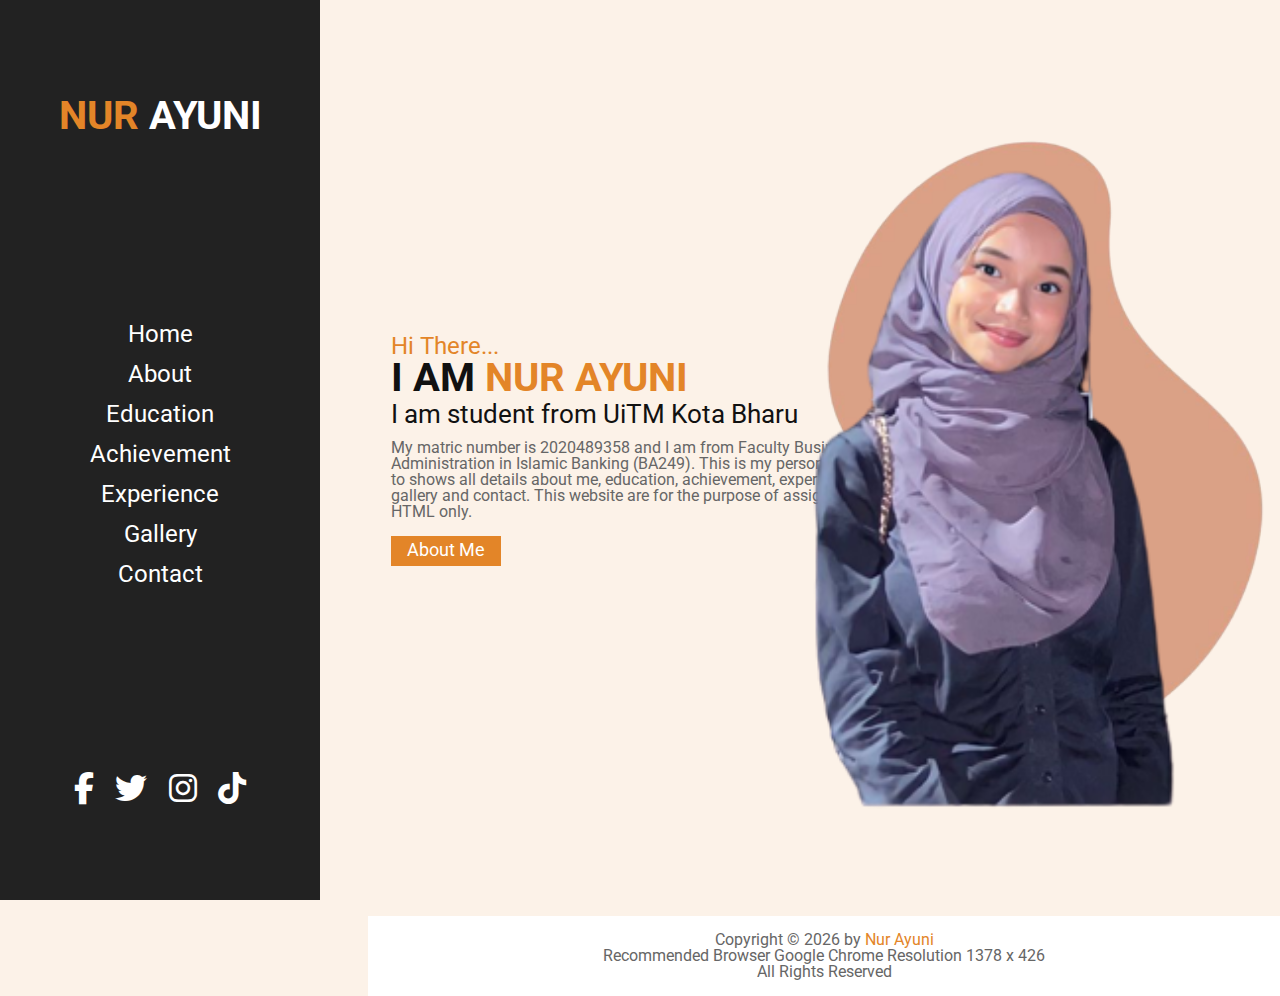
<file: index.html>
<!DOCTYPE html>
<html lang="en">
<head>
    <meta charset="UTF-8">
    <meta http-equiv="X-UA-Compatible" content="IE=edge">
    <meta name="viewport" content="width=device-width, initial-scale=1.0">
    <title>My Personal Website</title>

    <link rel="stylesheet" href="https://cdnjs.cloudflare.com/ajax/libs/font-awesome/6.1.1/css/all.min.css">

    <link rel="stylesheet" href="style.css">
</head>

<body>






<header>

    <a  href="https://drive.google.com/file/d/149gLuiIC_HvvHIKooRwuIJt04mMFzwZi/view?usp=sharing" target="_blank" class="logo"> <span>nur</span> ayuni </a>

    <nav class="navbar">
        
        <a href="index.html">Home</a>
        <a href="about.html">About</a>
        <a href="education.html">Education</a>
        <a href="achievement.html">Achievement</a>
        <a href="experience.html">Experience</a>
        <a href="gallery.html">Gallery</a>
        <a href="contact.html">Contact</a>
        
    </nav>

    <div class="follow">
        <a href="https://www.facebook.com/yuni.anis.94" target="_blank" class="fab fa-facebook-f"></a>
        <a href="https://twitter.com/_chocoyun" target="_blank" class="fab fa-twitter"></a>
        <a href="https://www.instagram.com/hy.dro.yun/" target="_blank" class="fab fa-instagram"></a>
        <a href="http://www.tiktok.com/@yuniesenpai" target="_blank" class="fab fa-tiktok"></a>
    </div>




</header>


<section class="home" id="home">

    <div class="content">
        <span class="hi"> Hi There... </span>
        <h3> i am <span>nur ayuni</span> </h3>
        <p class="info"> I am student from UiTM Kota Bharu</p>
        <p class="text"> My matric number is 2020489358 and I am from Faculty Business <br> Administration in Islamic Banking (BA249). This is my personal website <br> to shows all details about me,  education, achievement, experience, <br> gallery and contact. This website are for the purpose of assignment on <br> HTML only.</p>
        <a href="about.html" class="btn"> About Me</a>
    </div>

    <div class="image">
        <img src="Image/shape.png" class="shape">
        <img src="Image/girl.png" class="girl"> 
    </div>
</section>

<footer class="footer"> Copyright &copy; <script>document.write(new Date().getFullYear())</script> by <span>Nur Ayuni</span> <br>Recommended Browser Google Chrome Resolution 1378 x 426<br>All Rights Reserved</p> </footer>

</body>
</html>
</file>
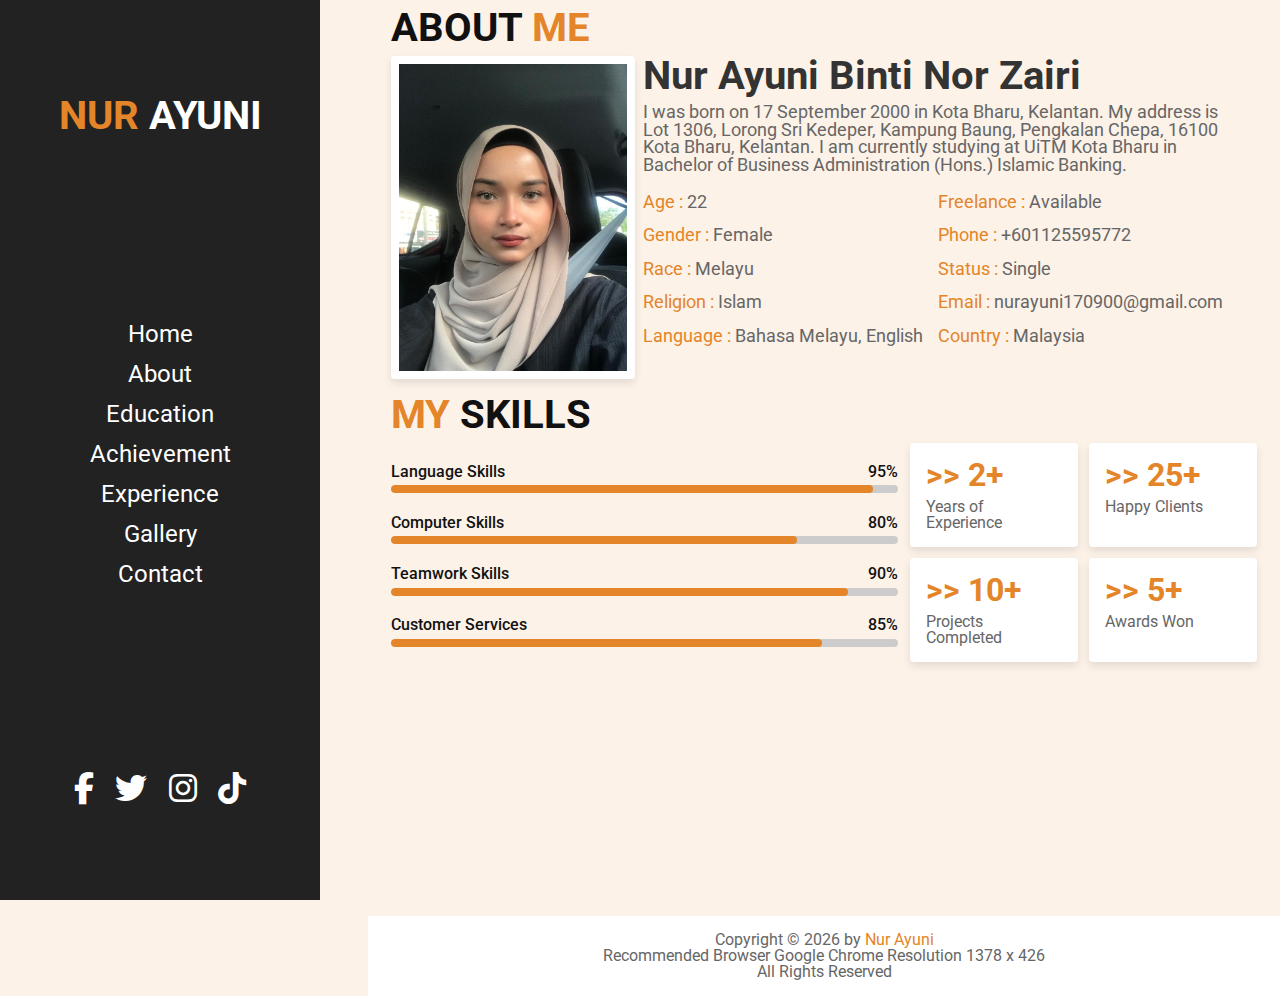
<file: about.html>
<!DOCTYPE html>
<html lang="en">
<head>
    <meta charset="UTF-8">
    <meta http-equiv="X-UA-Compatible" content="IE=edge">
    <meta name="viewport" content="width=device-width, initial-scale=1.0">
    <title>My Personal Website</title>

    <link rel="stylesheet" href="https://cdnjs.cloudflare.com/ajax/libs/font-awesome/6.1.1/css/all.min.css">

    <link rel="stylesheet" href="style.css">
</head>

<body>




<header>

    <a  href="https://drive.google.com/file/d/149gLuiIC_HvvHIKooRwuIJt04mMFzwZi/view?usp=sharing" target="_blank" class="logo"> <span>nur</span> ayuni </a>


<nav class="navbar">

    <a href="index.html">Home</a>
    <a href="about.html">About</a>
    <a href="education.html">Education</a>
    <a href="achievement.html">Achievement</a>
    <a href="experience.html">Experience</a>
    <a href="gallery.html">Gallery</a>
    <a href="contact.html">Contact</a>

</nav>

    <div class="follow">
        <a href="https://www.facebook.com/yuni.anis.94" target="_blank" class="fab fa-facebook-f"></a>
        <a href="https://twitter.com/_chocoyun" target="_blank" class="fab fa-twitter"></a>
        <a href="https://www.instagram.com/hy.dro.yun/" target="_blank" class="fab fa-instagram"></a>
        <a href="http://www.tiktok.com/@yuniesenpai" target="_blank" class="fab fa-tiktok"></a>
    </div>




</header>


<section class="about" id="about">
    <h1 class="heading"> ABOUT <span>ME</span></h1>

    <div class="row-1">
        <div class="image">
            <img src="Image/Images2.jpeg" alt="">
        </div>

        <div class="content">
            <h3> Nur Ayuni Binti Nor Zairi</h3>
            <p>I was born on 17 September 2000 in Kota Bharu, Kelantan. My address is Lot 1306, Lorong Sri Kedeper, Kampung Baung, Pengkalan Chepa, 16100 Kota Bharu, Kelantan. I am currently studying at UiTM Kota Bharu in Bachelor of Business Administration (Hons.) Islamic Banking. </p>

            <div class="box-container">
                <div class="box">
                    <p> <span> Age : </span> 22 </p>
                    <p> <span> Gender : </span> Female</p>
                    <p> <span> Race : </span> Melayu</p>
                    <p> <span> Religion : </span> Islam</p>
                    <p> <span> Language : </span> Bahasa Melayu, English </p>
                </div>
            
            
                <div class="box">
                    <p> <span> Freelance : </span> Available </p>
                    <p> <span> Phone : </span> +601125595772</p>
                    <p> <span> Status : </span> Single</p>
                    <p> <span> Email : </span> nurayuni170900@gmail.com </p>
                    <p> <span> Country : </span> Malaysia</p>
                </div>
            </div>
        </div>
    </div>    

    <h1 class="heading"> <span> my </span> skills </h1>

    <div class="row-2">

        <div class="skills">
            <div class="progress">
                <h3> Language Skills <span> 95% </span> </h3>
                <div class="bar"> <span></span> </div>
            </div>
            <div class="progress">
                <h3> Computer Skills <span> 80% </span> </h3>
                <div class="bar"> <span></span> </div>
            </div>
            <div class="progress">
                <h3> Teamwork Skills <span> 90% </span> </h3>
                <div class="bar"> <span></span> </div>
            </div>
            <div class="progress">
                <h3> Customer Services <span> 85% </span> </h3>
                <div class="bar"> <span></span> </div>
            </div>
        </div>
    
        <div class="box-container">
    
            <div class="box">
                <h3> >> 2+ </h3>
                <p>Years of Experience</p>
            </div>
            <div class="box">
                <h3> >> 25+ </h3>
                <p>Happy Clients</p>
            </div>
            <div class="box">
                <h3> >> 10+ </h3>
                <p>Projects Completed</p>
            </div>
            <div class="box">
                <h3> >> 5+ </h3>
                <p>Awards Won</p>
            </div>
    
        </div>
    
    </div>
</section>

<footer class="footer"> Copyright &copy; <script>document.write(new Date().getFullYear())</script> by <span>Nur Ayuni</span> <br>Recommended Browser Google Chrome Resolution 1378 x 426<br>All Rights Reserved</p> </footer>

</body>
</html>
</file>
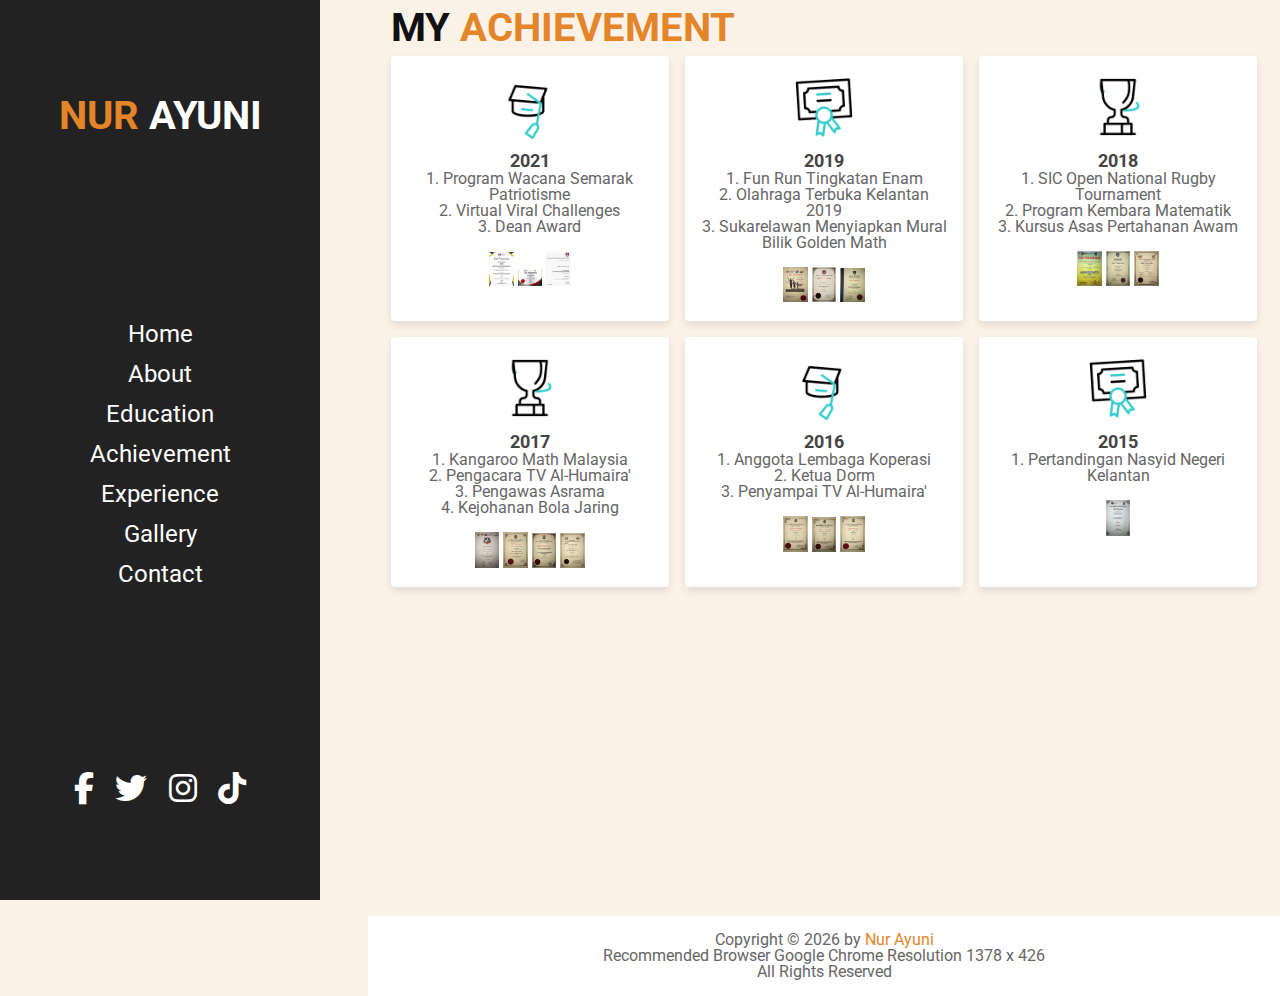
<file: achievement.html>
<!DOCTYPE html>
<html lang="en">
<head>
    <meta charset="UTF-8">
    <meta http-equiv="X-UA-Compatible" content="IE=edge">
    <meta name="viewport" content="width=device-width, initial-scale=1.0">
    <title>My Personal Website</title>

    <link rel="stylesheet" href="https://cdnjs.cloudflare.com/ajax/libs/font-awesome/6.1.1/css/all.min.css">

    <link rel="stylesheet" href="style.css">
</head>

<body>




<header>

    <a  href="https://drive.google.com/file/d/149gLuiIC_HvvHIKooRwuIJt04mMFzwZi/view?usp=sharing" target="_blank" class="logo"> <span>nur</span> ayuni </a>

<nav class="navbar">
    
        <a href="index.html">Home</a>
        <a href="about.html">About</a>
        <a href="education.html">Education</a>
        <a href="achievement.html">Achievement</a>
        <a href="experience.html">Experience</a>
        <a href="gallery.html">Gallery</a>
        <a href="contact.html">Contact</a>
    
</nav>

    <div class="follow">
        <a href="https://www.facebook.com/yuni.anis.94" target="_blank" class="fab fa-facebook-f"></a>
        <a href="https://twitter.com/_chocoyun" target="_blank" class="fab fa-twitter"></a>
        <a href="https://www.instagram.com/hy.dro.yun/" target="_blank" class="fab fa-instagram"></a>
        <a href="http://www.tiktok.com/@yuniesenpai" target="_blank" class="fab fa-tiktok"></a>
    </div>




</header>


<section class="achievement" id="achievement">
    <h1 class="heading"> MY <span>ACHIEVEMENT</span></h1>

    <div class="box-container">

            <div class="box">
                <img src="Image/curriculum.gif" width="70px">
                <h3>2021</h3>
                <ol>
                    <li>Program Wacana Semarak Patriotisme</li>
                    <li>Virtual Viral Challenges</li>
                    <li>Dean Award</li>
                </ol>
                <br>
                <a href="Image/wacana.jpeg">
                    <img src="Image/wacana.jpeg" width="10%" title="Program Wacana Semarak Patriotisme">
                </a>    
                <a href="Image/virtual.jpeg">
                    <img src="Image/virtual.jpeg" width="10%" title="Virtual Viral Challenges">
                </a> 
                <a href="Image/dean.jpeg">
                    <img src="Image/dean.jpeg" width="10%" title="Dean Award">
                </a> 
            </div>
            

            
            <div class="box">
                <img src="Image/award.gif" width="70px">
                <h3>2019</h3>
                <ol>
                    <li>Fun Run Tingkatan Enam</li>
                    <li>Olahraga Terbuka Kelantan 2019</li>
                    <li>Sukarelawan Menyiapkan Mural Bilik Golden Math</li>
                </ol>
                <br>
                <a href="Image/funrun.jpeg">
                    <img src="Image/funrun.jpeg" width="10%" title="Fun Run Tingkatan Enam">
                </a> 
                <a href="Image/olahraga.jpeg">
                    <img src="Image/olahraga.jpeg" width="10%" title="Olahraga Terbuka Kelantan 2019">
                </a> 
                <a href="Image/mural.jpeg">
                    <img src="Image/mural.jpeg" width="10%" title="Sukarelawan Menyiapkan Mural Bilik Golden Math">
                </a> 
            </div>
        

        
            <div class="box">
                <img src="Image/achievement.gif" width="70px">
                <h3>2018</h3>
                <ol>
                    <li>SIC Open National Rugby Tournament</li>
                    <li>Program Kembara Matematik</li>
                    <li>Kursus Asas Pertahanan Awam</li>
                </ol>
                <br>
                <a href="Image/rugby.jpeg">
                    <img src="Image/rugby.jpeg" width="10%" title="SIC Open National Rugby Tournament">
                </a>
                <a href="Image/programmath.jpeg">
                    <img src="Image/programmath.jpeg" width="10%" title="Program Kembara Matematik">
                </a>  
                <a href="Image/apm.jpeg">
                    <img src="Image/apm.jpeg" width="10%" title="Kursus Asas Pertahanan Awam">
                </a> 
            </div>
            
        
                <div class="box">
                <img src="Image/achievement.gif" width="70px">
                <h3>2017</h3>
                <ol>
                    <li>Kangaroo Math Malaysia</li>
                    <li>Pengacara TV Al-Humaira'</li>
                    <li>Pengawas Asrama</li>
                    <li>Kejohanan Bola Jaring</li>
                </ol>
                <br>
                <a href="Image/math.jpeg">
                    <img src="Image/math.jpeg" width="10%" title="Kangaroo Math Malaysia">
                </a> 
                <a href="Image/tv2017.jpeg">
                    <img src="Image/tv2017.jpeg" width="10%" title="Pengacara TV Al-Humaira">
                </a> 
                <a href="Image/asrama.jpeg">
                    <img src="Image/asrama.jpeg" width="10%" title="Pengawas Asrama">
                </a> 
                <a href="Image/bolajaring.jpeg">
                    <img src="Image/bolajaring.jpeg" width="10%" title="Kejohanan Bola Jaring">
                </a> 
            </div>
        
            
            
            <div class="box">
                <img src="Image/curriculum.gif" width="70px">
                <h3>2016</h3>
                <ol>
                    <li>Anggota Lembaga Koperasi</li>
                    <li>Ketua Dorm</li>
                    <li>Penyampai TV Al-Humaira'</li>
                </ol>
                <br>
                <a href="Image/koperasi.jpeg">
                    <img src="Image/koperasi.jpeg" width="10%" title="Anggota Lembaga Koperasi">
                </a> 
                <a href="Image/dorm.jpeg">
                    <img src="Image/dorm.jpeg" width="10%" title="Ketua Dorm">
                </a> 
                <a href="Image/tv2016.jpeg">
                    <img src="Image/tv2016.jpeg" width="10%" title="Penyampai TV Al-Humaira">
                </a> 
            </div>
            
            
        
            <div class="box">
                <img src="Image/award.gif" width="70px">
                <h3>2015</h3>
                <ol>
                    <li>Pertandingan Nasyid Negeri Kelantan</li>
                </ol>
                <br>
                <a href="Image/nasyid.jpeg">
                    <img src="Image/nasyid.jpeg" width="10%" title="Pertandingan Nasyid Negeri Kelantan">
                </a> 
            </div>
            
        
    </div>
        
    
</section>

<footer class="footer"> Copyright &copy; <script>document.write(new Date().getFullYear())</script> by <span>Nur Ayuni</span> <br>Recommended Browser Google Chrome Resolution 1378 x 426<br>All Rights Reserved</p> </footer>

</body>
</html>
</file>
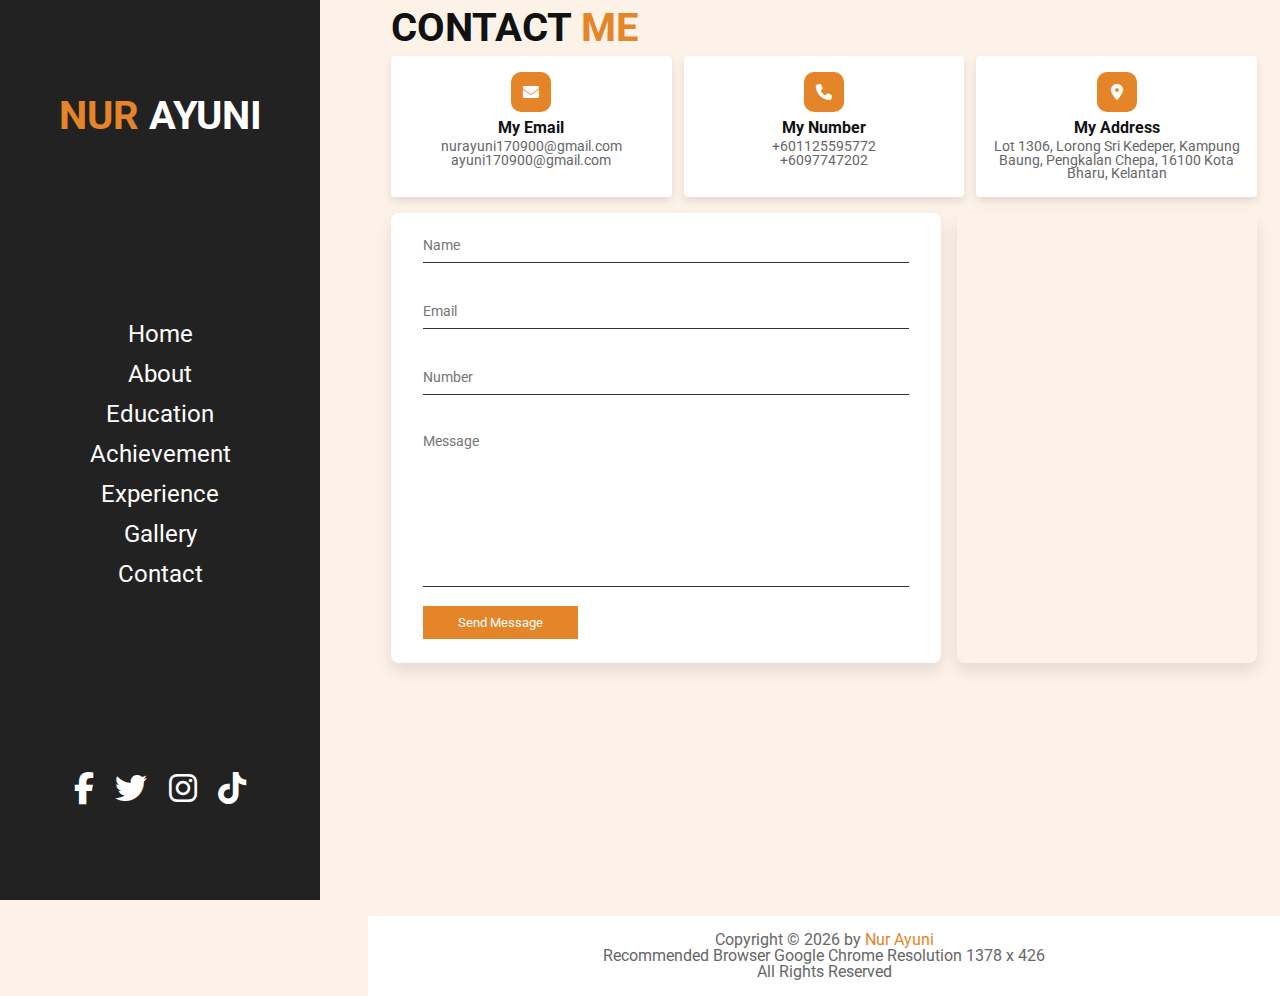
<file: contact.html>
<!DOCTYPE html>
<html lang="en">
<head>
    <meta charset="UTF-8">
    <meta http-equiv="X-UA-Compatible" content="IE=edge">
    <meta name="viewport" content="width=device-width, initial-scale=1.0">
    <title>My Personal Website</title>

    <link rel="stylesheet" href="https://cdnjs.cloudflare.com/ajax/libs/font-awesome/6.1.1/css/all.min.css">

    <link rel="stylesheet" href="style.css">
</head>

<body>




<header>

    <a  href="https://drive.google.com/file/d/149gLuiIC_HvvHIKooRwuIJt04mMFzwZi/view?usp=sharing" target="_blank" class="logo"> <span>nur</span> ayuni </a>

<nav class="navbar">

    <a href="index.html">Home</a>
    <a href="about.html">About</a>
    <a href="education.html">Education</a>
    <a href="achievement.html">Achievement</a>
    <a href="experience.html">Experience</a>
    <a href="gallery.html">Gallery</a>
    <a href="contact.html">Contact</a>

</nav>

    <div class="follow">
        <a href="https://www.facebook.com/yuni.anis.94" target="_blank" class="fab fa-facebook-f"></a>
        <a href="https://twitter.com/_chocoyun" target="_blank" class="fab fa-twitter"></a>
        <a href="https://www.instagram.com/hy.dro.yun/" target="_blank" class="fab fa-instagram"></a>
        <a href="http://www.tiktok.com/@yuniesenpai" target="_blank" class="fab fa-tiktok"></a>
    </div>




</header>


<section class="contact" id="contact">

    <h1 class="heading"> contact <span> me </span> </h1>

    <div class="icons-container">

        <div class="icons">
            <i class="fas fa-envelope"></i>
            <h3>My Email</h3>
            <p>nurayuni170900@gmail.com</p>
            <p>ayuni170900@gmail.com</p>
        </div>

        <div class="icons">
            <i class="fas fa-phone"></i>
            <h3>My Number</h3>
            <p>+601125595772</p>
            <p>+6097747202</p>
        </div>

        <div class="icons">
            <i class="fas fa-map-marker-alt"></i>
            <h3>My Address</h3>
            <p>Lot 1306, Lorong Sri Kedeper, Kampung Baung, Pengkalan Chepa, 16100 Kota Bharu, Kelantan</p>
        </div>

    </div>

    <div class="row">

        <form action="">

            <input type="text" placeholder="Name" class="box">
            <input type="email" placeholder="Email" class="box">
            <input type="number" placeholder="Number" class="box">

            <textarea name="" placeholder="message" id="" cols="30" rows="10"></textarea>

            <input type="submit" class="btn" value="Send Message">

        </form>

        <iframe src="https://www.google.com/maps/embed?pb=!1m18!1m12!1m3!1d63470.7774741203!2d102.23286980285151!3d6.140966251891995!2m3!1f0!2f0!3f0!3m2!1i1024!2i768!4f13.1!3m3!1m2!1s0x31b6b1cda3062c55%3A0x43278e38d32504fa!2sPanji%2C%20Kelantan!5e0!3m2!1sen!2smy!4v1657294563712!5m2!1sen!2smy" width="600" height="450" style="border:0;" allowfullscreen="" loading="lazy" referrerpolicy="no-referrer-when-downgrade"></iframe>

    </div>

</section>

<footer class="footer"> Copyright &copy; <script>document.write(new Date().getFullYear())</script> by <span>Nur Ayuni</span> <br>Recommended Browser Google Chrome Resolution 1378 x 426<br>All Rights Reserved</p> </footer>

</body>
</html>
</file>
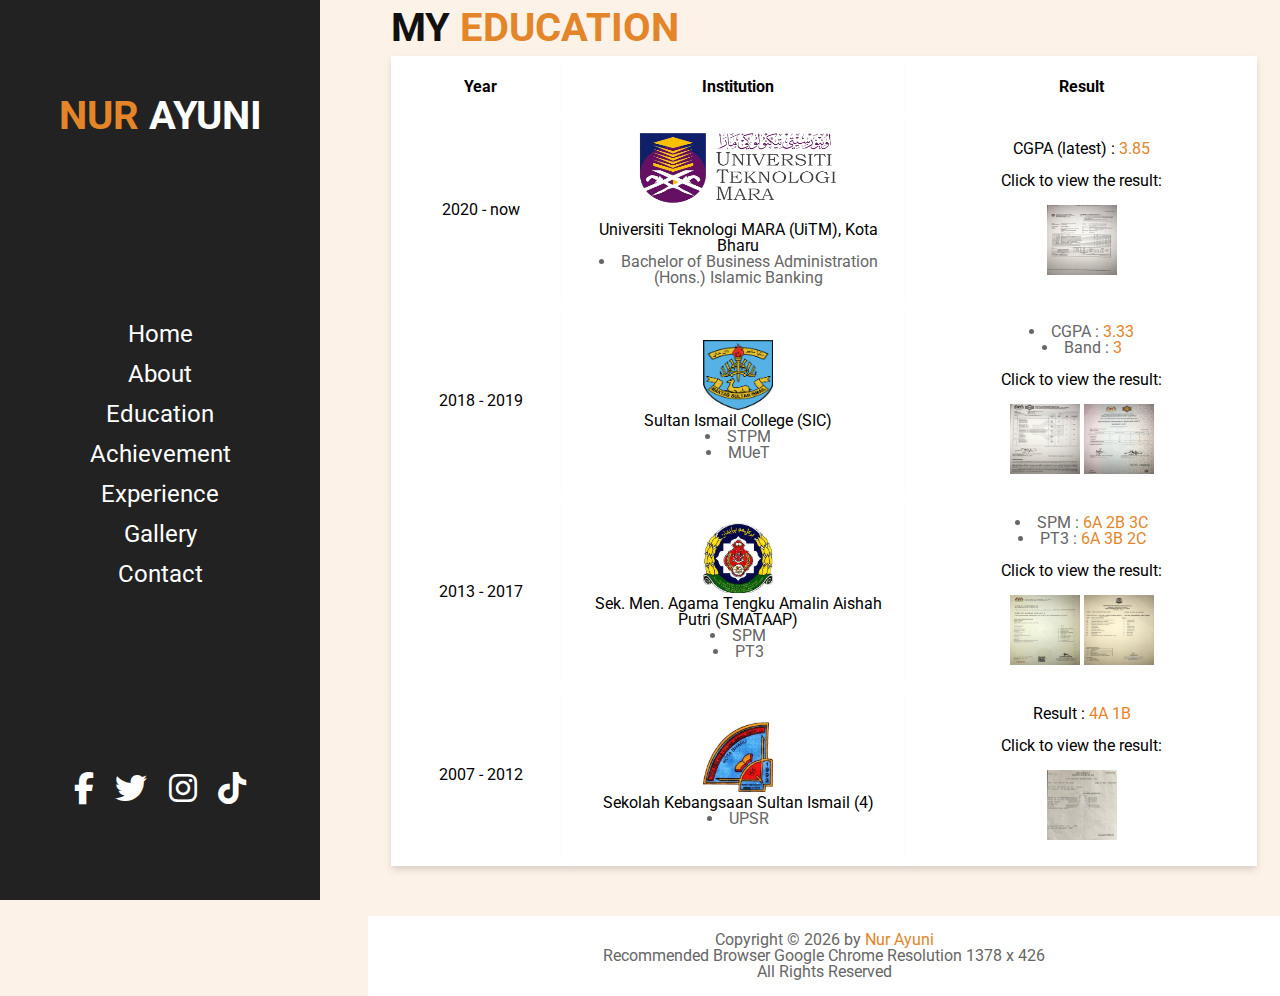
<file: education.html>
<!DOCTYPE html>
<html lang="en">
<head>
    <meta charset="UTF-8">
    <meta http-equiv="X-UA-Compatible" content="IE=edge">
    <meta name="viewport" content="width=device-width, initial-scale=1.0">
    <title>My Personal Website</title>

    <link rel="stylesheet" href="https://cdnjs.cloudflare.com/ajax/libs/font-awesome/6.1.1/css/all.min.css">

    <link rel="stylesheet" href="style.css">
</head>

<body>




<header>

    <a  href="https://drive.google.com/file/d/149gLuiIC_HvvHIKooRwuIJt04mMFzwZi/view?usp=sharing" target="_blank" class="logo"> <span>nur</span> ayuni </a>

<nav class="navbar">
    
    <a href="index.html">Home</a>
    <a href="about.html">About</a>
    <a href="education.html">Education</a>
    <a href="achievement.html">Achievement</a>
    <a href="experience.html">Experience</a>
    <a href="gallery.html">Gallery</a>
    <a href="contact.html">Contact</a>
    
</nav>

    <div class="follow">
        <a href="https://www.facebook.com/yuni.anis.94" target="_blank" class="fab fa-facebook-f"></a>
        <a href="https://twitter.com/_chocoyun" target="_blank" class="fab fa-twitter"></a>
        <a href="https://www.instagram.com/hy.dro.yun/" target="_blank" class="fab fa-instagram"></a>
        <a href="http://www.tiktok.com/@yuniesenpai" target="_blank" class="fab fa-tiktok"></a>
    </div>




</header>


<section class="education" id="education">
    <h1 class="heading"> MY <span>EDUCATION</span></h1>


        <table style="width:100%">
            <TBody>
            <tr>
            <th style="width:20%"> Year</th>
            <th style="width: 40%">Institution</th>
            <th>Result</th>
            </tr>
            <tr>
            <td>2020 - now</td>
            <td> 
                <div class="uitm">
                <img src="Image/uitm.png">
                </div>
                <br>Universiti Teknologi MARA (UiTM), Kota Bharu
                <ul>
                    <li>Bachelor of Business Administration <br>(Hons.) Islamic Banking</li>
                </ul>
            </td>
            <td>CGPA (latest) : <span>3.85</span> 
                <p><br>Click to view the result:</p>
                <br>
                <a href="Image/degree.jpeg">
                    <img src="Image/degree.jpeg" width="10%" title="UiTM Result Slip">
                </a>
            </td>
            </tr>
            <tr>
            <td>2018 - 2019</td>
            <td> <img src="Image/sic.png">
                <br>Sultan Ismail College (SIC)
                <ul>
                    <li>STPM</li>
                    <li>MUeT</li>
                </ul>
            </td>
            <td>  
                <ul> 
                    <li>CGPA : <span>3.33</span> </li>
                    <li>Band : <span>3</span></li>
                </ul>
                <p><br>Click to view the result:</p>
                <br>
                <a href="Image/stpm.jpeg">
                    <img src="Image/stpm.jpeg" width="10%" title="STPM Result">
                </a>
                <a href="Image/muet.jpeg">
                    <img src="Image/muet.jpeg" width="10%" title="MUeT Result">
                </a>

            </td>
            </tr>
            <tr>
                <td>2013 - 2017</td>
                <td><img src="Image/smataap.jpg">
                    <br>Sek. Men. Agama Tengku Amalin Aishah Putri (SMATAAP)
                    <ul>
                        <li>SPM</li>
                        <li>PT3</li>
                    </ul>
                </td>
                <td>
                    <ul>
                        <li>SPM : <span>6A 2B 3C</span></li>
                        <li>PT3 : <span>6A 3B 2C</span></li>
                    </ul>
                    <p><br>Click to view the result:</p>
                    <br>
                    <a href="Image/spm.jpeg">
                        <img src="Image/spm.jpeg" width="10%" title="SPM Result">
                    </a>
                    <a href="Image/pt3.jpeg">
                        <img src="Image/pt3.jpeg" width="10%" title="PT3 Result">
                    </a>
                </td>
            </tr>
            <tr>
                <td>2007 - 2012</td>
                <td><img src="Image/sksi4.jpeg">
                    <br>Sekolah Kebangsaan Sultan Ismail (4) 
                    <ul>
                        <li>UPSR</li>
                    </ul>
                </td>
                <td>Result : <span>4A 1B</span>
                    <p><br>Click to view the result:</p>
                    <br>
                    <a href="Image/upsr.jpeg">
                        <img src="Image/upsr.jpeg" width="10%" title="UPSR Result">
                    </a>
                </td>
            </tr>
        </TBody>
        </table>
    
</section>

<footer class="footer"> Copyright &copy; <script>document.write(new Date().getFullYear())</script> by <span>Nur Ayuni</span> <br>Recommended Browser Google Chrome Resolution 1378 x 426<br>All Rights Reserved</p> </footer>

</body>
</html>
</file>
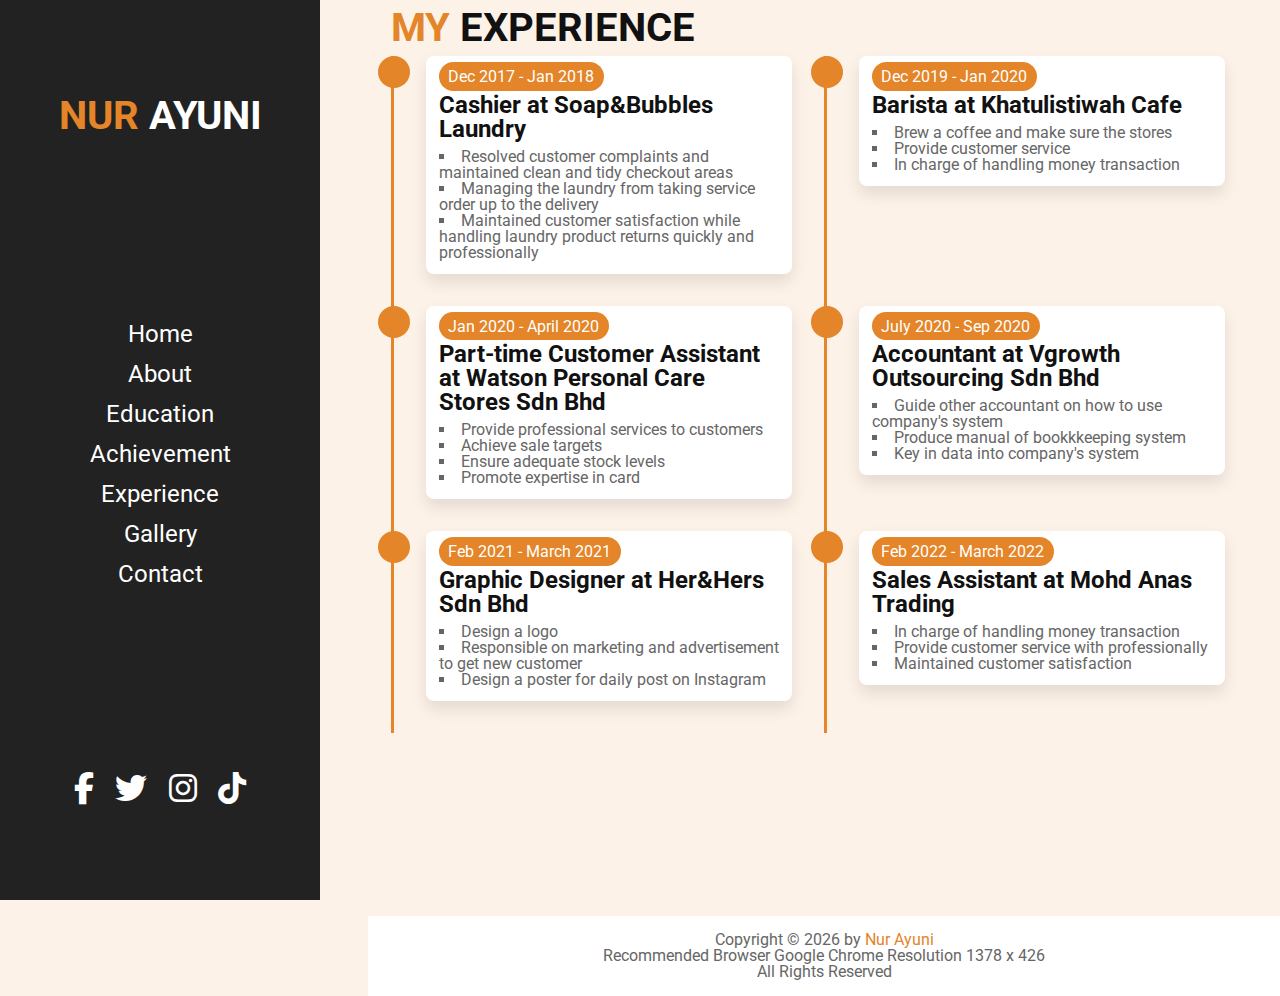
<file: experience.html>
<!DOCTYPE html>
<html lang="en">
<head>
    <meta charset="UTF-8">
    <meta http-equiv="X-UA-Compatible" content="IE=edge">
    <meta name="viewport" content="width=device-width, initial-scale=1.0">
    <title>My Personal Website</title>

    <link rel="stylesheet" href="https://cdnjs.cloudflare.com/ajax/libs/font-awesome/6.1.1/css/all.min.css">

    <link rel="stylesheet" href="style.css">
</head>

<body>




<header>

<a  href="https://drive.google.com/file/d/149gLuiIC_HvvHIKooRwuIJt04mMFzwZi/view?usp=sharing" target="_blank" class="logo"> <span>nur</span> ayuni </a>

<nav class="navbar">
    
    <a href="index.html">Home</a>
    <a href="about.html">About</a>
    <a href="education.html">Education</a>
    <a href="achievement.html">Achievement</a>
    <a href="experience.html">Experience</a>
    <a href="gallery.html">Gallery</a>
    <a href="contact.html">Contact</a>

</nav>

    <div class="follow">
        <a href="https://www.facebook.com/yuni.anis.94" target="_blank" class="fab fa-facebook-f"></a>
        <a href="https://twitter.com/_chocoyun" target="_blank" class="fab fa-twitter"></a>
        <a href="https://www.instagram.com/hy.dro.yun/" target="_blank" class="fab fa-instagram"></a>
        <a href="http://www.tiktok.com/@yuniesenpai" target="_blank" class="fab fa-tiktok"></a>
    </div>




</header>


<section class="experience" id="experience">

    <h1 class="heading"> <span> MY </span> experience </h1>

    <div class="box-container">

        <div class="box">
            <div class="content">
                <span> Dec 2017 - Jan 2018 </span>
                <h3>Cashier at Soap&Bubbles Laundry</h3>
                <ul>
                    <li>Resolved customer complaints and maintained clean and tidy checkout areas </li>
                    <li>Managing the laundry from taking service order up to the delivery </li>
                    <li>Maintained customer satisfaction while handling laundry product returns quickly and professionally</li>
                </ul>
            </div>
        </div>

        <div class="box">
            <div class="content">
                <span> Dec 2019 - Jan 2020 </span>
                <h3>Barista at Khatulistiwah Cafe</h3>
                <ul>
                    <li>Brew a coffee and make sure the stores </li>
                    <li>Provide customer service  </li>
                    <li>In charge of handling money transaction</li>
                </ul>
            </div>
        </div>

        <div class="box">
            <div class="content">
                <span> Jan 2020 - April 2020 </span>
                <h3>Part-time Customer Assistant at Watson Personal Care Stores Sdn Bhd</h3>
                <ul>
                    <li>Provide professional services to customers </li>
                    <li>Achieve sale targets </li>
                    <li>Ensure adequate stock levels</li>
                    <li>Promote expertise in card </li>
                </ul>
                
            </div>
        </div>

        <div class="box">
            <div class="content">
                <span> July 2020 - Sep 2020 </span>
                <h3>Accountant at Vgrowth Outsourcing Sdn Bhd</h3>
                    <ul>
                        <li>Guide other accountant on how to use company's system </li>
                        <li>Produce manual of bookkkeeping system </li>
                        <li>Key in data into company's system</li>
                    </ul>
            </div>
        </div>

        <div class="box">
            <div class="content">
                <span> Feb 2021 - March 2021 </span>
                <h3> Graphic Designer at Her&Hers Sdn Bhd</h3>
                <ul>
                    <li>Design a logo </li>
                    <li>Responsible on marketing and advertisement to get new customer</li>
                    <li>Design a poster for daily post on Instagram </li>
                </ul>
            </div>
        </div>

        <div class="box">
            <div class="content">
                <span> Feb 2022 - March 2022 </span>
                <h3> Sales Assistant at Mohd Anas Trading</h3>
                <ul>
                    <li>In charge of handling money transaction </li>
                    <li>Provide customer service with professionally </li>
                    <li>Maintained customer satisfaction </li>
                </ul>
            </div>
        </div>

    </div>

</section>

<footer class="footer"> Copyright &copy; <script>document.write(new Date().getFullYear())</script> by <span>Nur Ayuni</span> <br>Recommended Browser Google Chrome Resolution 1378 x 426<br>All Rights Reserved</p> </footer>

</body>
</html>
</file>
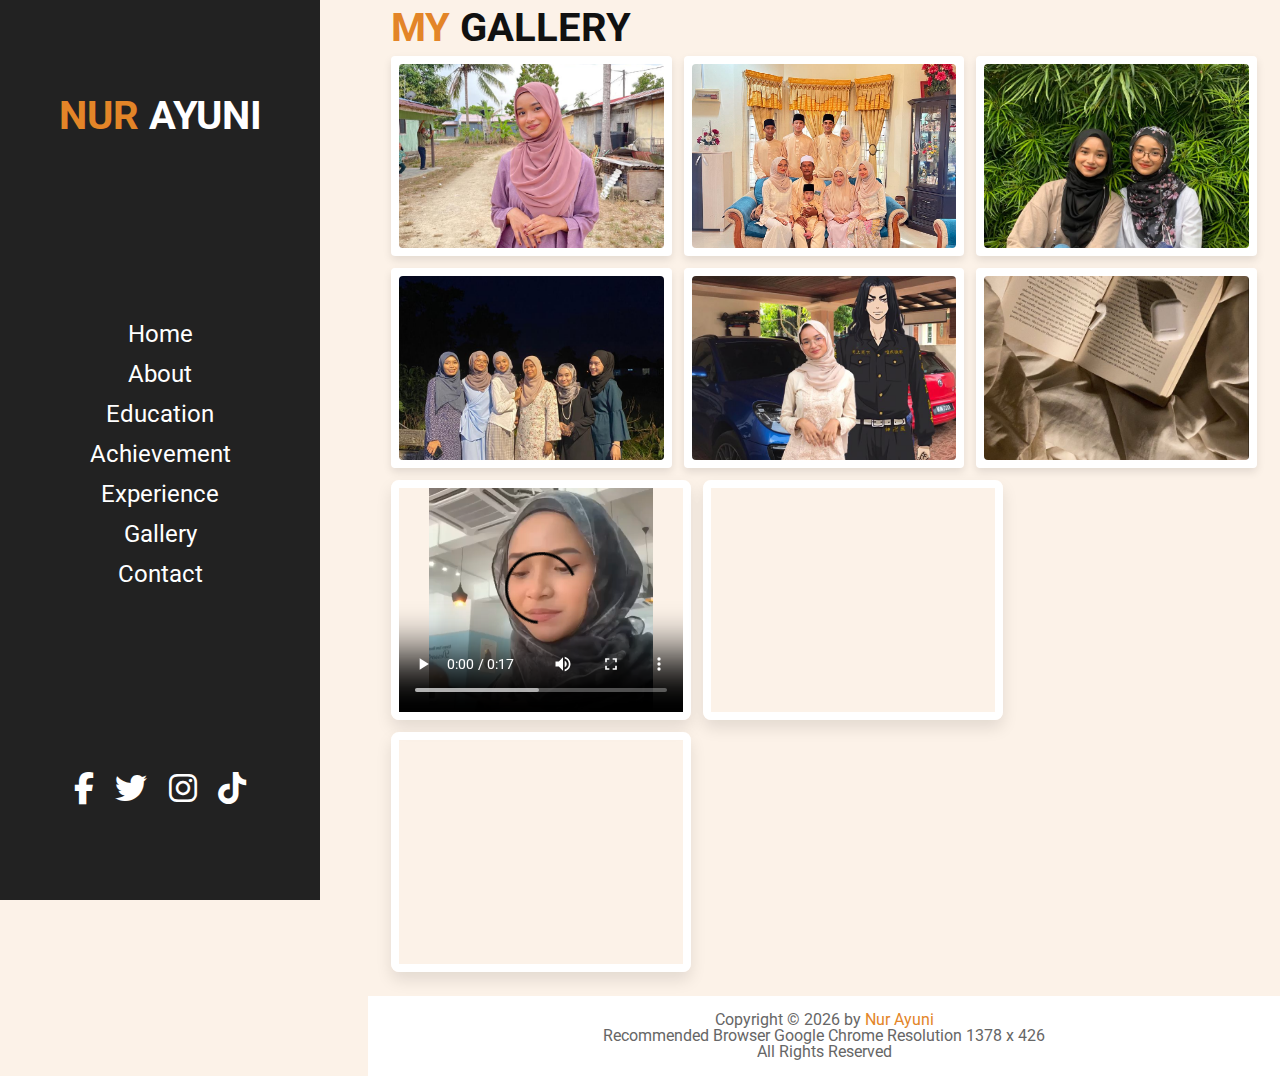
<file: gallery.html>
<!DOCTYPE html>
<html lang="en">
<head>
    <meta charset="UTF-8">
    <meta http-equiv="X-UA-Compatible" content="IE=edge">
    <meta name="viewport" content="width=device-width, initial-scale=1.0">
    <title>My Personal Website</title>

    <link rel="stylesheet" href="https://cdnjs.cloudflare.com/ajax/libs/font-awesome/6.1.1/css/all.min.css">

    <link rel="stylesheet" href="style.css">
</head>

<body>




<header>

    <a  href="https://drive.google.com/file/d/149gLuiIC_HvvHIKooRwuIJt04mMFzwZi/view?usp=sharing" target="_blank" class="logo"> <span>nur</span> ayuni </a>

<nav class="navbar">

    <a href="index.html">Home</a>
    <a href="about.html">About</a>
    <a href="education.html">Education</a>
    <a href="achievement.html">Achievement</a>
    <a href="experience.html">Experience</a>
    <a href="gallery.html">Gallery</a>
    <a href="contact.html">Contact</a>
    
</nav>

    <div class="follow">
        <a href="https://www.facebook.com/yuni.anis.94" target="_blank" class="fab fa-facebook-f"></a>
        <a href="https://twitter.com/_chocoyun" target="_blank" class="fab fa-twitter"></a>
        <a href="https://www.instagram.com/hy.dro.yun/" target="_blank" class="fab fa-instagram"></a>
        <a href="http://www.tiktok.com/@yuniesenpai" target="_blank" class="fab fa-tiktok"></a>
    </div>




</header>


<section class="gallery" id="gallery">

    <h1 class="heading"> <span> MY </span> GALLERY </h1>

    <div class="box-container">

        <div class="box">
            <img src="Image/me.jpeg" alt="">
            <h3> ME </h3>
            <div class="icons">
                <a href="#" class="fas fa-link"></a>
                <a href="#" class="fas fa-share"></a>
                <a href="#" class="fas fa-search"></a>
            </div>
        </div>

        <div class="box">
            <img src="Image/family.jpeg" alt="">
            <h3> FAMILY </h3>
            <div class="icons">
                <a href="#" class="fas fa-link"></a>
                <a href="#" class="fas fa-share"></a>
                <a href="#" class="fas fa-search"></a>
            </div>
        </div>

        <div class="box">
            <img src="Image/twin.jpeg" alt="">
            <h3> TWIN </h3>
            <div class="icons">
                <a href="#" class="fas fa-link"></a>
                <a href="#" class="fas fa-share"></a>
                <a href="#" class="fas fa-search"></a>
            </div>
        </div>

        <div class="box">
            <img src="Image/friend.jpeg" alt="">
            <h3> FRIENDS </h3>
            <div class="icons">
                <a href="#" class="fas fa-link"></a>
                <a href="#" class="fas fa-share"></a>
                <a href="#" class="fas fa-search"></a>
            </div>
        </div>

        <div class="box">
            <img src="Image/favorite.jpeg" alt="">
            <h3> FAVOURITE </h3>
            <div class="icons">
                <a href="#" class="fas fa-link"></a>
                <a href="#" class="fas fa-share"></a>
                <a href="#" class="fas fa-search"></a>
            </div>
        </div>

        <div class="box">
            <img src="Image/hobby.jpeg" alt="">
            <h3> HOBBY </h3>
            <div class="icons">
                <a href="#" class="fas fa-link"></a>
                <a href="#" class="fas fa-share"></a>
                <a href="#" class="fas fa-search"></a>
            </div>
        </div>

        <video width="300" height="240" controls>
            <source src="video.mp4" type="video/mp4">
          Your browser does not support the video tag.
        </video>

        <iframe width="300" height="240" src="https://www.youtube.com/embed/YKSNBIlM_bY" title="My Favourite Series" frameborder="0" allow="accelerometer; autoplay; clipboard-write; encrypted-media; gyroscope; picture-in-picture" allowfullscreen></iframe>

        <iframe width="300" height="240" src="https://www.youtube.com/embed/i3dxsyMJCqA" title="YouTube video player" frameborder="0" allow="accelerometer; autoplay; clipboard-write; encrypted-media; gyroscope; picture-in-picture" allowfullscreen></iframe>

    </div>

</section>

<footer class="footer"> Copyright &copy; <script>document.write(new Date().getFullYear())</script> by <span>Nur Ayuni</span> <br>Recommended Browser Google Chrome Resolution 1378 x 426<br>All Rights Reserved</p> </footer>

</body>
</html>
</file>
<file: style.css>
@import url('https://fonts.googleapis.com/css2?family=Roboto:wght@100;300;400;500;700&display=swap');

:root{
    --main-color:#e38528;
}

*{
    font-family: 'Roboto', sans-serif;
    margin: 0; padding: 0;
    box-sizing: border-box;
    outline: none; border: none;
    text-decoration: none;
    transition: all .2s linear;
    line-height: 1;
}

html{
    background: #fcf2e8;
    padding-left: 23rem;
}

section{
    padding: 0.5rem 2.5%;
    min-height: 100vh;   
}

.heading{
    font-size: 2.5rem;
    padding-bottom: 0.5rem;
    color: #111;
    text-transform: uppercase;
}

.heading span{
    color: var(--main-color);
    text-transform: uppercase;
    
}

/* Navbar*/
header{
    position: fixed;
    top:0; left:0; bottom:0;
    background:#222;
    display: flex;
    align-items: center;
    justify-content: space-between;
    z-index: 800;
    flex-flow: column;
    padding:6rem 1.5rem;
    width:20rem;
    text-align: center;
}

header .logo{
    text-transform: uppercase;
    color:#fff;
    font-size: 2.5rem;
    font-weight: bolder;
}

header .logo span{
    text-transform: uppercase;
    color:var(--main-color);
}

header .navbar a{
    display: block;
    font-size: 1.5rem;
    color:#fff;
    margin:1rem 0;
}

header .navbar a:hover{
    letter-spacing: .15rem;
    color:var(--main-color);
}

header .follow a{
    font-size: 2rem;
    color:#fff;
    margin:0 .55rem;
}

header .follow a:hover{
    color:var(--main-color);
    transform: scale(1.3);
    transition: .3s;
    
}

/* Home Section*/
.home{
    display: flex;
    align-items: center;
    flex-wrap: wrap;
    gap:1rem;
}

.home .image{
    width: 35%;
    height: 80%;
    position: absolute;
    right: 50px;
}

.home .image img{
    height: 100%;
    position: absolute;
    left: 60%;
    bottom: 0;
    transform: translateX(-50%);
    
}

.home .images:hover .shape{
    bottom: 40px;
}
.home .images:hover .girl{
    left: 45%;
}
.home .content{
    flex:0.7 0.7 30rem;
}

.home .content .hi{
    font-size: 1.5rem;
    color:var(--main-color);
}

.home .content h3{
    font-size: 2.5rem;
    color:#111;
    text-transform: uppercase;
}

.home .content h3 span{
    color:var(--main-color);
    text-transform: uppercase;
}

.home .content .info{
    font-size: 1.6rem;
    color:#111;
    padding:.25rem 0;
}

.home .content .text{
    font-size: 1rem;
    color:#666;
    padding:.5rem 0;
}

.home .content .btn{
    display: inline-block;
    margin-top: 0.5rem;
    padding: .4rem 1rem;
    background: var(--main-color);
    color: #fff;
    cursor: pointer;
    font-size: 1.1rem;
}

.home .content .btn:hover{
    background: #111;
    letter-spacing: .15rem;
}

/* About Section*/

.about .row-1{
    display: flex;
    flex-wrap: wrap;
    gap: 0.5em;
    padding-bottom: 1rem;
}

.about .row-1 .image{
    flex: 0.4 0.4 7rem;
}

.about .row-1 .image img{
    height: 100%;
    width: 100%;
    object-fit: cover;
    border: 0.5rem solid #fff;
    border-radius: .25rem;
    box-shadow: 0 .25rem 0.5rem rgba(0, 0, 0, .1);
}

.about .row-1 .content{
    flex: 0.5 0.5 26rem;
}

.about .row-1 .content h3{
    color: #333;
    font-size: 2.5rem;
}

.about .row-1 .content p{
    color: #666;
    font-size: 1.1rem;
    padding: .5rem 0;
}

.about .row-1 .content .box-container{
    display: flex;
    flex-wrap: wrap;
    gap: 0.5rem;
    padding: 0.2rem 0;
}

.about .row-1 .content .box-container .box{
    flex: 0.5 0.5 10rem;
}

.about .row-1 .content .box-container .box span{
    color: var(--main-color);
}

.about .row-2{
    display: flex;
    flex-wrap: wrap;
    gap:0.7rem;
    align-items: center;
}

.about .row-2 .skills{
    flex:0.5 0.5 20rem;
}

.about .row-2 .skills .progress{
    padding:0.5rem 0;
}

.about .row-2 .skills .progress h3{
    display: flex;
    justify-content: space-between;
    padding:.35rem 0;
    font-size: 1rem;
    color:#111;
    font-weight: 500;
}

.about .row-2 .skills .progress .bar{
    width:100%;
    background:#ccc;
    overflow:hidden;
    height:0.5rem;
    border-radius: 25rem;
}

.about .row-2 .skills .progress .bar span{
    display:block;
    height:100%;
    background:var(--main-color);
    border-radius: 25rem;
}

.about .row-2 .skills .progress:nth-child(1) .bar span{
    width:95%;
}

.about .row-2 .skills .progress:nth-child(2) .bar span{
    width:80%;
}

.about .row-2 .skills .progress:nth-child(3) .bar span{
    width:90%;
}

.about .row-2 .skills .progress:nth-child(4) .bar span{
    width:85%;
}

.about .row-2 .box-container{
    flex:0.5 0.5 10rem;
    display: flex;
    flex-wrap: wrap;
    gap:0.7em;
}

.about .row-2 .box-container .box{
    flex:0.7 0.7 8rem;
    background:#fff;
    padding:1rem;
    border-radius: .25rem;
    box-shadow: 0 .25rem 0.5rem rgba(0,0,0,.1);
}

.about .row-2 .box-container .box h3{
    color:var(--main-color);
    font-size: 2rem;
}

.about .row-2 .box-container .box p{
    color:#666;
    font-size: 1rem;
    padding-top: .5rem;
}

/* Education Section*/

.education table, th, td {
    border: 0.5rem solid #fff;
    border-collapse: collapse;
    background: #fff;
    text-align: center;
    padding: 15px;
    box-shadow: 0 .25rem 0.5rem rgba(0,0,0,.1);
    
}

.education table td .uitm img{
    width: 200px;
}

.education table td img{
    width: 70px;
    height: 70px;
}

.education table td span{
    color: var(--main-color);
}
.education table td ul li{
    list-style-position: inside;
    font-size: 1rem;
    color: #666;
}

.education table td ul li span{
    color: var(--main-color);
}

/* Achievement Section*/

.achievement .box-container{
    display: flex;
    flex-wrap: wrap;
    gap:1rem;
}

.achievement .box-container .box{
    flex:0.5 0.5 15rem;
    text-align: center;
    padding:1rem;
    background:#fff;
    border-radius: .25rem;
    box-shadow:0 .25rem 0.5rem rgba(0,0,0,.1);
}

.achievement .box-container .box ol li{
    list-style-position: inside;
    color: #666;
}

.achievement .box-container .box h3{
    color:#444;
    font-size: 1.1rem;
    padding-top: 0.5rem;
}

.achievement .box-container .box p{
    color:#666;
    font-size: 0.85rem;
    padding-top: .25rem;
}

/* Experience Section*/

.experience .box-container{
    display: flex;
    flex-wrap: wrap;
}

.experience .box-container .box{
    position: relative;
    flex:0.9 0.9 27rem;
    border-left: .2rem solid var(--main-color);
    padding-left: 2rem;
    padding-right: 2rem;
    padding-bottom: 2rem;    
}

.experience .box-container .box::before{
    content: '';
    position: absolute;
    top:0; left:-1rem;
    height:2rem;
    width:2rem;
    border-radius: 50%;
    background:var(--main-color);
}

.experience .box-container .box .content{
    background:#fff;
    padding:0.8rem;
    box-shadow: 0 .5rem 1rem rgba(0,0,0,.1);
    border-radius: .5rem;
}

.experience .box-container .box .content span{
    color:#fff;
    font-size: 1rem;
    background:var(--main-color);
    border-radius: 30rem;
    padding:.3rem 0.6rem;
}

.experience .box-container .box .content h3{
    font-size: 1.5rem;
    padding:.5rem 0;
    color:#111;
}

.experience .box-container .box .content ul li{
    font-size: 1rem;
    color:#666;
    list-style-position: inside;
	list-style-type: square
}


/* Gallery Section */

.gallery .box-container{
    display: flex;
    flex-wrap: wrap;
    gap:0.75rem;
}

.gallery .box-container .box{
    flex:0.5 0.5 15rem;
    height:12.5rem;
    position: relative;
    overflow:hidden;
    border:0.5rem solid #fff;
    box-shadow: 0 .25rem 0.5rem rgba(0,0,0,.1);
    background:#fff;
    border-radius: .25rem;
}

.gallery .box-container .box img{
    height:100%;
    width:100%;
    object-fit: cover;
    border-radius: .25rem;
    position: relative;
    z-index: 1;
}

.gallery .box-container .box:hover img{
    height:75%;
    width:75%;
}

.gallery .box-container .box h3{
    position: absolute;
    bottom:.25rem; left:0.5rem;
    font-size: 1.25rem;
    color:#333;
    text-transform: uppercase;
}

.gallery .box-container .box .icons{
    position: absolute;
    top:0.5rem; right:0.5rem;
}

.gallery .box-container .box .icons a{
    display: block;
    height:2rem;
    width:2rem;
    border-radius: .25rem;
    background: #eee;
    color:#333;
    font-size: 0.85rem;
    line-height: 2rem;
    text-align: center;
    margin-bottom: 0.5rem;
}

.gallery .box-container .box .icons a:hover{
    background:var(--main-color);
    color:#fff;
}

.gallery .box-container video, iframe{
    border:0.5rem solid #fff;
    box-shadow: 0 .5rem 1rem rgba(0,0,0,.1);
    border-radius: .5rem;
}

/* Contact Section*/

.contact .icons-container{
    display: flex;
    gap:0.75rem;
    flex-wrap: wrap;
    padding-bottom: 1rem;
}

.contact .icons-container .icons{
    flex:0.5 0.5 1.75rem;
    text-align: center;
    padding:1rem;
    background:#fff;
    box-shadow: 0 .25rem 0.5rem rgba(0,0,0,.1);
    border-radius: .25rem;
}

.contact .icons-container .icons i{
    height:2.5rem;
    width:2.5rem;
    line-height: 2.5rem;
    font-size: 1rem;
    background: var(--main-color);
    color:#fff;
    border-radius: 25%;
}

.contact .icons-container .icons h3{
    color:#111;
    font-size: 1rem;
    padding:.25rem 0;
    padding-top: 0.5rem;
}

.contact .icons-container .icons p{
    color:#666;
    font-size: 0.85rem;
}

.contact .row{
    display: flex;
    gap:1rem;
}

.contact .row form{
    flex:1 1 55rem;
    background:#fff;
    padding:0 2rem;
    box-shadow: 0 .5rem 1rem rgba(0,0,0,.1);
    border-radius: .5rem;
}

.contact .row iframe{
    flex:0.1 0.1 17rem;
    border-radius: .5rem;
}

.contact .row form .box,
.contact .row form textarea{
    width: 100%;
    border-bottom: .1rem solid #333;
    color:#333;
    text-transform: none;
    font-size: 0.9rem;
    padding:0.5rem 0;
    margin:1rem 0;
}

.contact .row form .box:focus,
.contact .row form textarea:focus{
    border-color: var(--main-color);
}

.contact .row form .box::placeholder,
.contact .row form textarea::placeholder{
    text-transform: capitalize;
}

.contact .row form textarea{
    height: 10rem;
    resize: none;
}

.contact .row form .btn{
    margin-top: 0;
    margin-bottom: 1.5rem;  
    padding: 10px 35px;
    background-color:var(--main-color);
    color: white;
    outline: none;
    transition: .6s ease;
}

.contact .row form .btn:hover{
    background: #111;
    letter-spacing: .15rem;
}

.footer{
    margin-top: 1rem;
    font-size: 1rem;
    padding:1rem;
    text-align: center;
    color:#666;
    background: #fff;
}

.footer span{
    color:var(--main-color);
}
</file>
